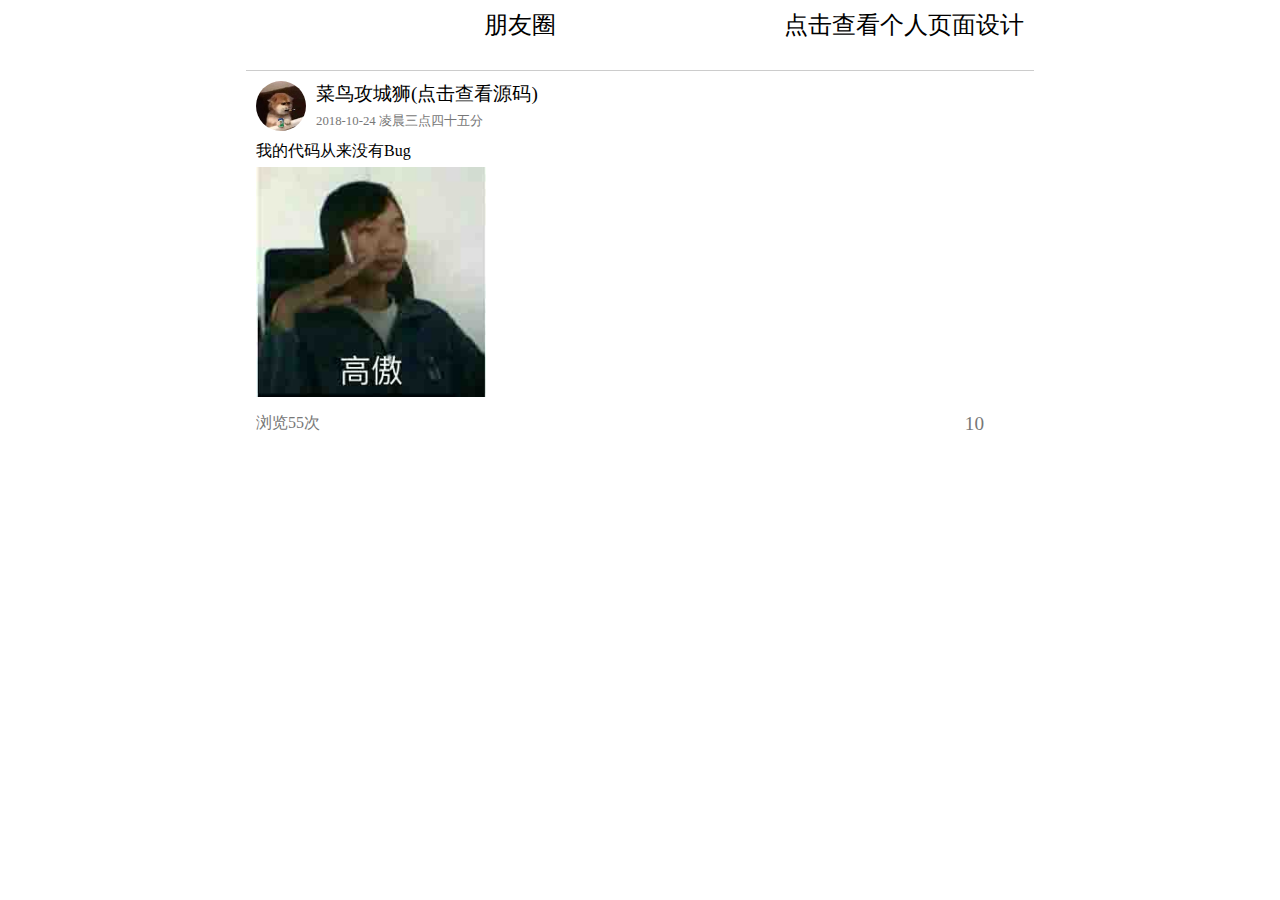
<file: index.html>
<!DOCTYPE html>
<html>
	<head>
		<meta charset="utf-8">
		<title></title>
		<style type="text/css">
			*{
				margin: 0;
			}
			.msg-top{
				height: 30px;
				line-height: 30px;
				margin: 0 auto;
				width: 60%;
				font-size: 1.5rem;
				text-align: center;
				margin-bottom: 30px;
				margin-top: 10px;
			}
			.msg-top:after{
				content: '';
				display: block;
				clear: both;
			}
			.msg-top span:first-child{
				height: 30px;
				line-height: 30px;
				float: left;
			}
			.msg-top span:last-child{
				height: 30px;
				line-height: 30px;
				float: right;
			}
			.msg-group{
				margin: 0 auto;
				width: 60%;
				padding: 10px;
				border-top:1px solid #ccc;
				/* border-bottom:1px solid #ccc; */
			}
			.msg-group .msg-title{
				margin-bottom: 10px;
			}
			.msg-group .msg-title:after{
				content: '';
				display: block;
				clear: both;
				
			}
			.msg-group .msg-title div{
				float: left;
			}
			.msg-group .msg-title .msg-icon{
				background: url(./img/icon.jpg) no-repeat;
				background-size: cover;
				border-radius: 50%;
				height: 50px;
				width: 50px;
				color: bisque;
				line-height: 50px;
				text-align: center;
			}
			.msg-group .msg-title-name{
				font-size: 1.2rem;
				padding-left: 10px;
			}
			.msg-group .msg-title .msg-time{
				font-size: 0.8rem;
				margin-top: 6px;
				float: none;
				color:#777;
			}
			.msg-group .msg-browse{
				margin-top: 12px;
				color:#777;
			}
			.msg-browse .msg-browse-float-right{
			    font-size: 1.2rem;
				float: right;
			}
			.msg-browse .msg-browse-float-right span{
				margin-left: 20px;
			}
			span{
				cursor: pointer;
			}
			.msg-content-img{
				margin-top: 5px;
			}
			a{
			  text-decoration: none;
			  color: inherit;
			}
			.img-show-gorup{
				display: none;
				top: 0;
				bottom: 0;
				position: absolute;
				width: 100%;
				height: 100%;
				z-index: 100;
				background: rgba(0,0,0,0.6);
			}
			.img-show{
				text-align: center;
				position: absolute;
				width: 50%;
				top: 50%;
				left:50%;
				transform:translate(-50%,-50%);
			}
			.img-show img{
				width: 80%;
			}
		</style>
		<link rel="stylesheet" href="https://cdn.staticfile.org/font-awesome/4.7.0/css/font-awesome.css">
	</head>
	<body>
		<div class="img-show-gorup" id="img-show-gorup">
			<div class="img-show" id="img-show-id"></div>
		</div>
		<div class="msg-top"><span class="fa fa-angle-left"></span>朋友圈<span onclick="openBl()">点击查看个人页面设计<span class="fa fa-camera"></span></span></div>
		<div class="msg-group">
			<div class="msg-title">
				<div class="msg-icon"></div>
				<div class="msg-title-name"><a href="https://github.com/QiPg/QiPg.github.io" target="view_window">菜鸟攻城狮(点击查看源码)</a>
				<div class="msg-time">2018-10-24 凌晨三点四十五分</div>
				</div>
			</div>
			<div class="msg-content">
				我的代码从来没有Bug
				<div class="msg-content-img">
					<img src="./img/bnd.jpg" width="30%" onclick="openImgShow(this)"/>
				</div>
			</div>
			<div class="msg-browse">
				<label>浏览55次</label><div class="msg-browse-float-right"><span class="fa fa-thumbs-o-up" id="ztong">10</span><span class="fa fa-commenting-o"></span><span class="fa fa-share-square-o"></span></div>
			</div>
		</div>
	</body>
	<script type="text/javascript">
		//监听页面dom加载完
		document.addEventListener('DOMContentLoaded',function(){
			//点赞累计加
			document.getElementById('ztong').addEventListener('click',function(){
				document.getElementById('ztong').innerText=parseInt(document.getElementById('ztong').innerText)+1;
			});
			//点击图片关闭
			document.getElementById('img-show-gorup').addEventListener('click',function(){
				document.getElementById('img-show-gorup').style.display='none';
			})
		})
		//点击查看图片
		function openImgShow(_this){
			document.getElementById('img-show-gorup').style.display='block';
			document.getElementById('img-show-id').innerHTML='<img src="'+_this.src+'"/>';
		}
		//打开设计页面
		function openBl(){
			
			window.open('./home.html','_blank');
		}
	</script>
</html>
</file>
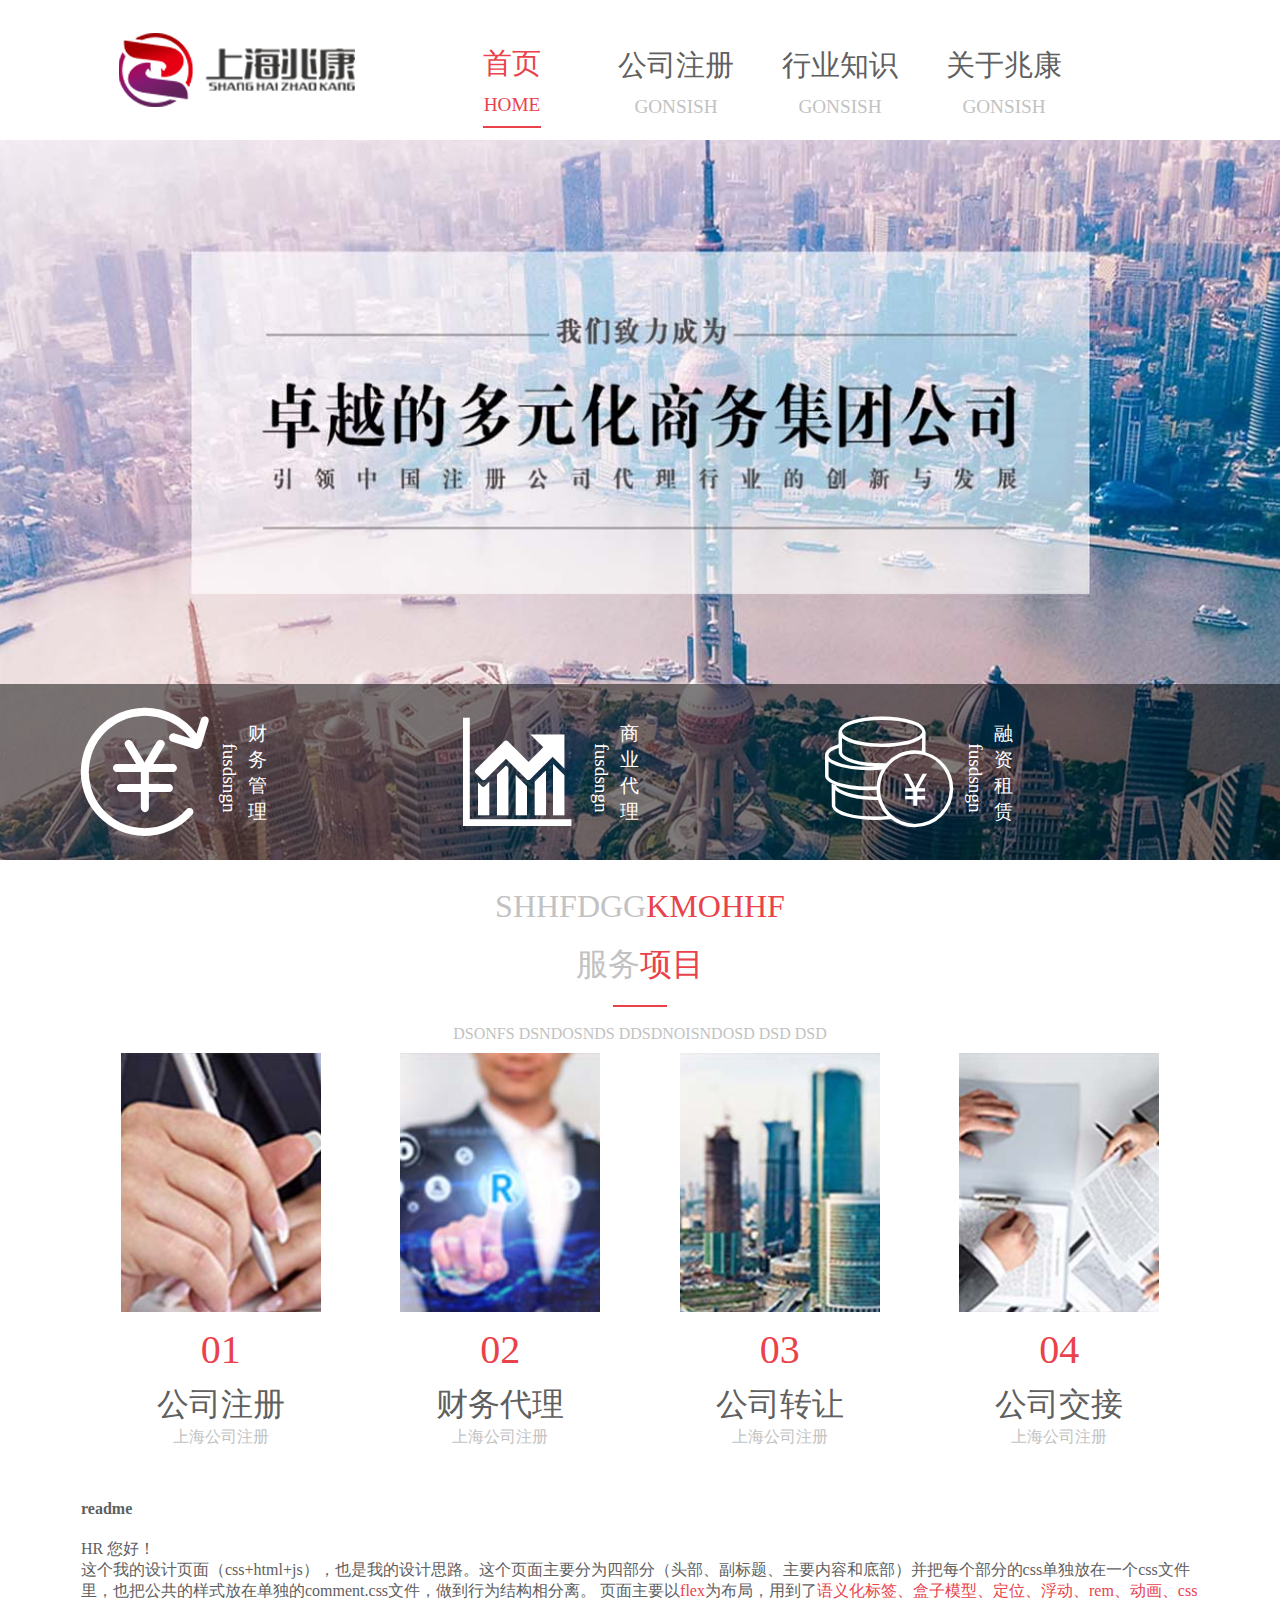
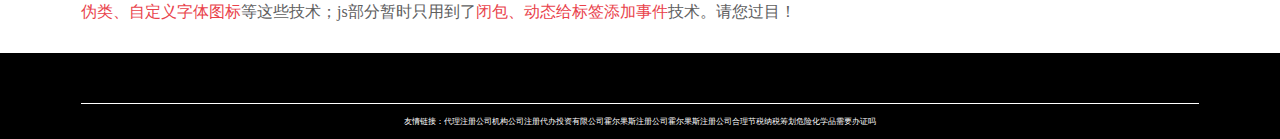
<file: home.html>
<!DOCTYPE html>
<html>
	<head>
		<meta charset="utf-8"/>
		<title></title>
		<link rel="stylesheet" href="./css/font/iconfont.css"/>
		<link rel="stylesheet" href="./css/common.css" />
		<script type="text/javascript" src="./js/index.js"></script>
		<script type="text/javascript" src="./js/html5.js"></script>
	</head>
	<body>
		<!-- 头部导航栏部分 -->
		<link rel="stylesheet" href="css/header.css"/>
		<header class="fexclear">
			<div class="header-left">
				<div></div><div></div>
			</div>
			<div class="header-right">
				<nav>
					<a href="#">
						<div class="header-nav nav-buttom">
							首页
						  <p class="nav-buttom-p">HOME</p>	
						</div>
					</a>
					<a href="#">
						<div class="header-nav">
							公司注册
						  <p>GONSISH</p>	
						</div>
					</a>
					<a href="#">
						<div class="header-nav">
							行业知识
						  <p>GONSISH</p>	
						</div>
					</a>
					<a href="#">
						<div class="header-nav">
							关于兆康
						  <p>GONSISH</p>	
						</div>
					</a>
				</nav>
			</div>
		</header>
		<!-- 副标题部分 -->
		<link rel="stylesheet" href="css/title-sub.css"/>
		<div class="title-sub">
			<div class="title-sub-buttom">
				<div class="title-sub-buttom-content">
					<div class="buttom-content-rol fexclear"><span class="iconfont icon-icon-"></span>
					<div class="sub-left-text">
						<div class="sub-left-text-cell1">fusdsngn</div>
						<div class="sub-left-text-cell2">财务管理</div>
					</div>
					 </div>
					<div class="buttom-content-rol fexclear"><span class="iconfont icon-tongjibaobiao"></span>
					<div class="sub-left-text">
						<div class="sub-left-text-cell1">fusdsngn</div>
						<div class="sub-left-text-cell2">商业代理</div>
					</div>
					 </div>
					 <div class="buttom-content-rol fexclear"><span class="iconfont icon-jiegouhuarongzi"></span>
					 <div class="sub-left-text">
					 	<div class="sub-left-text-cell1">fusdsngn</div>
					 	<div class="sub-left-text-cell2">融资租赁</div>
					 </div>
					  </div>
				</div>
			</div>
			</div>
		<!-- 内容部分 -->
		<link rel="stylesheet" href="css/content.css"/>
		<div class="content">
			<div class="content-cell">
				<div class="cell-title">
					<div><span class="mcolor-gray">SHHFDGG</span><span class="mcolor-red">KMOHHF</span></div>
					<div><span class="mcolor-gray">服务</span><span class="mcolor-red">项目</span></div>
					<div class="cl-t"></div>
					<div class="cl-t1 mcolor-gray">DSONFS DSNDOSNDS DDSDNOISNDOSD DSD DSD </div>
				</div>
				<div class="cell-text">
					<div class="cell-text-rol">
						<div class="text-img"><img src="img/ser-img2.jpg"></div>
						<div class="text-t mcolor-red">01</div>
						<div class="text-c mcolor-black">公司注册</div>
						<div class="text-co mcolor-gray">上海公司注册</div>
						<div class="rol-active">
							<div class="text-t">01</div>
							<div class="text-c">公司注册</div>
							<div class="text-co">上海公司注册</div>
							<div class="text-cot">办理税务登记证 副本代开地税工程 类专用发票</div>
							<div class="text-icon"><span class="iconfont icon-jia"></span></div>
						</div>
					</div>
					<div class="cell-text-rol">
						<div class="text-img"><img src="img/ser-img1.jpg"></div>
						<div class="text-t mcolor-red">02</div>
						<div class="text-c mcolor-black">财务代理</div>
						<div class="text-co mcolor-gray">上海公司注册</div>
						<div class="rol-active">
							<div class="text-t">02</div>
							<div class="text-c">财务代理</div>
							<div class="text-co">上海公司注册</div>
							<div class="text-cot">办理税务登记证 副本代开地税工程 类专用发票</div>
							<div class="text-icon"><span class="iconfont icon-jia"></span></div>
						</div>
					</div>
					<div class="cell-text-rol">
						<div class="text-img"><img src="img/ser-img4.jpg"></div>
						<div class="text-t mcolor-red">03</div>
						<div class="text-c mcolor-black">公司转让</div>
						<div class="text-co mcolor-gray">上海公司注册</div>
						<div class="rol-active">
							<div class="text-t">03</div>
							<div class="text-c">公司注册</div>
							<div class="text-co">上海公司注册</div>
							<div class="text-cot">办理税务登记证 副本代开地税工程 类专用发票</div>
							<div class="text-icon"><span class="iconfont icon-jia"></span></div>
						</div>
					</div>
					<div class="cell-text-rol">
						<div class="text-img"><img src="img/ser-img3.jpg"></div>
						<div class="text-t mcolor-red">04</div>
						<div class="text-c mcolor-black">公司交接</div>
						<div class="text-co mcolor-gray">上海公司注册</div>
						<div class="rol-active">
							<div class="text-t">04</div>
							<div class="text-c">公司交接</div>
							<div class="text-co">上海公司注册</div>
							<div class="text-cot">办理税务登记证 副本代开地税工程 类专用发票</div>
							<div class="text-icon"><span class="iconfont icon-jia"></span></div>
						</div>
					</div>
				</div>
			</div>
		</div>
		<div  class="readme mcolor-black" style="width: 1118px;margin: 0 auto;padding-bottom: 30px;">
			<h4>readme</h4>
		    HR 您好！<br />这个我的设计页面（css+html+js），也是我的设计思路。这个页面主要分为四部分（头部、副标题、主要内容和底部）并把每个部分的css单独放在一个css文件里，也把公共的样式放在单独的comment.css文件，做到行为结构相分离。
			 页面主要以<span class="mcolor-red">flex</span>为布局，用到了<span class="mcolor-red">语义化标签、盒子模型、定位、浮动、rem、动画、css伪类、自定义字体图标</span>等这些技术；js部分暂时只用到了<span class="mcolor-red">闭包、动态给标签添加事件</span>技术。请您过目！
		</div>
		<!-- 底部区域 -->
		<link rel="stylesheet" href="css/footer.css"/>
		<footer class="footer">
			<div>友情链接：代理注册公司机构公司注册代办投资有限公司霍尔果斯注册公司霍尔果斯注册公司合理节税纳税筹划危险化学品需要办证吗
             </div>
		</footer>
	</body>
</html>
</file>
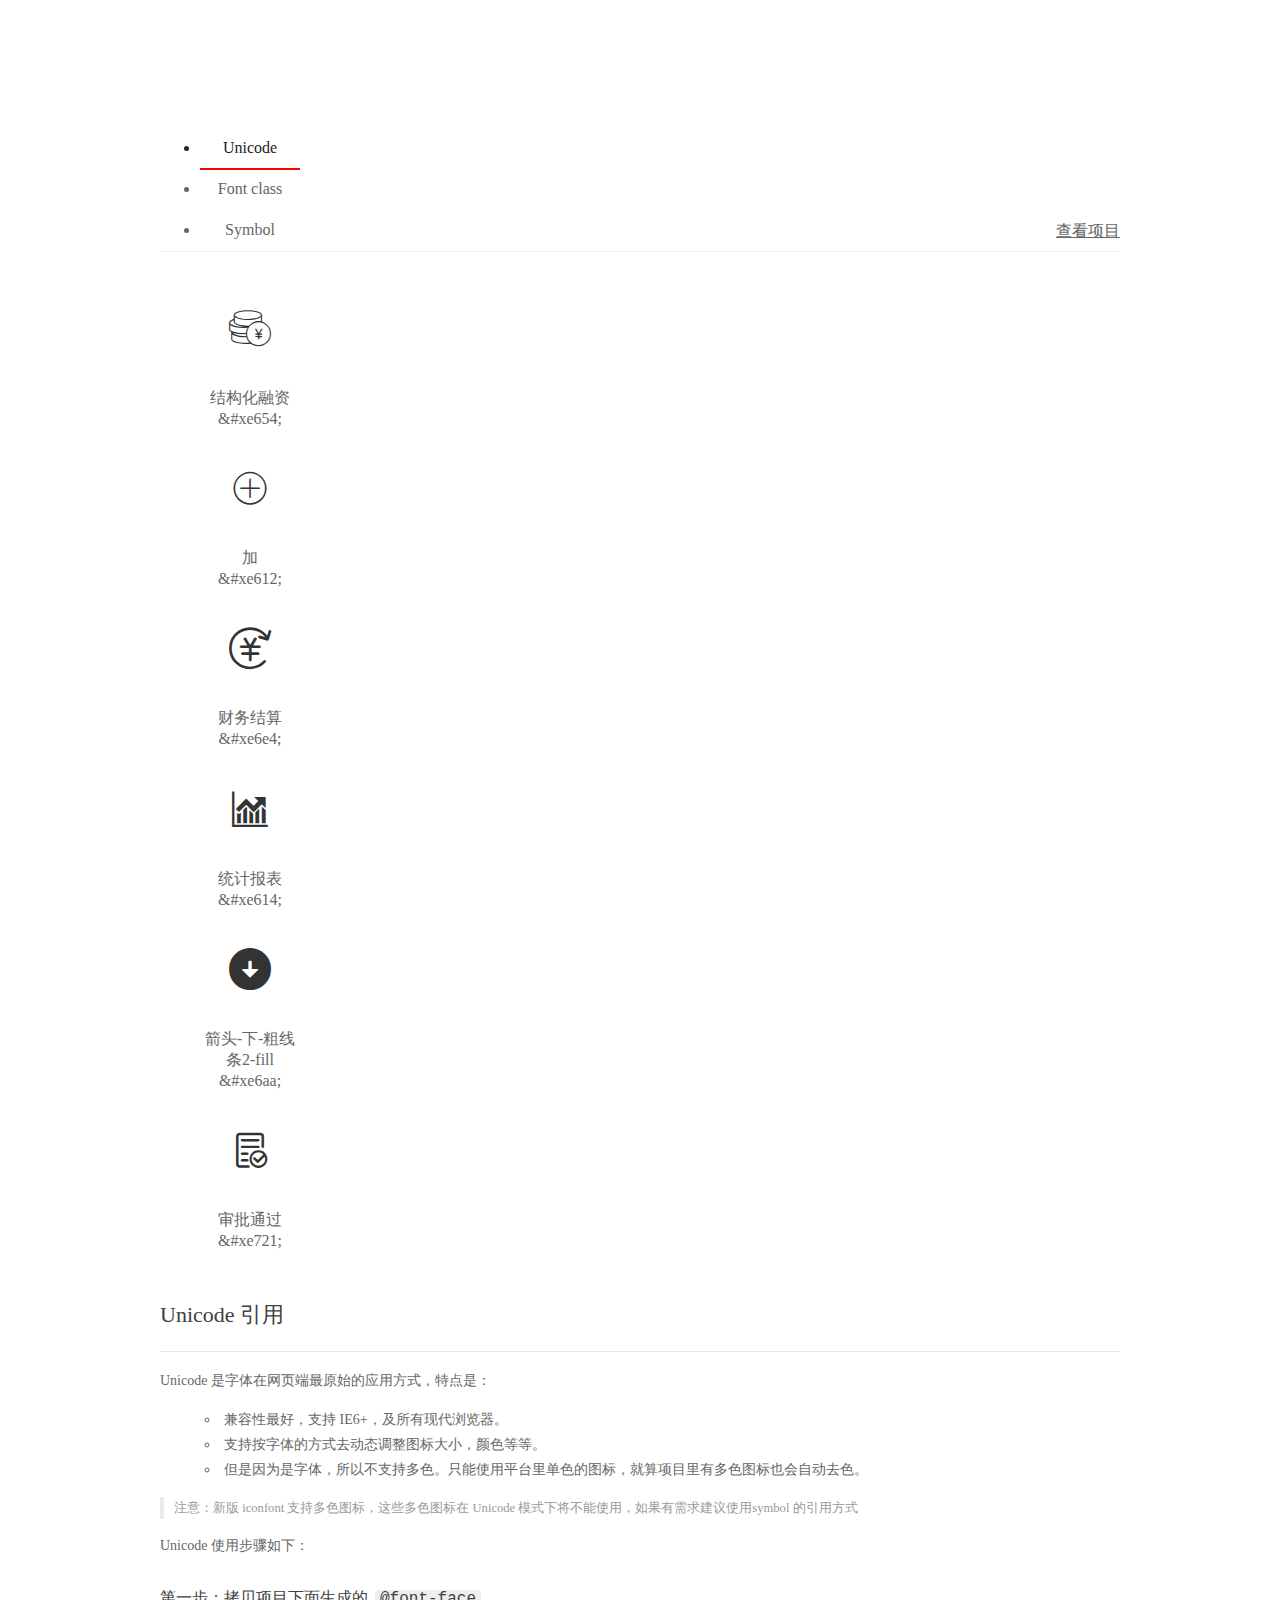
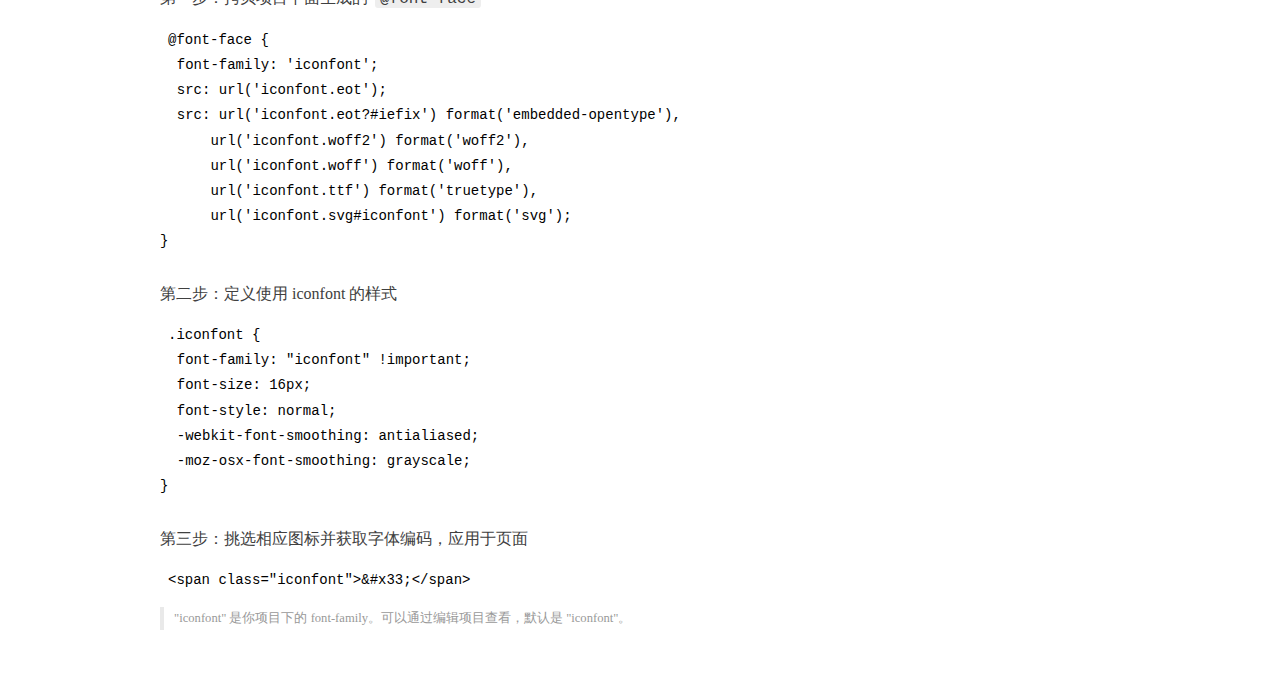
<file: css/font/demo_index.html>
<!DOCTYPE html>
<html>
<head>
  <meta charset="utf-8"/>
  <title>IconFont Demo</title>
  <link rel="shortcut icon" href="https://gtms04.alicdn.com/tps/i4/TB1_oz6GVXXXXaFXpXXJDFnIXXX-64-64.ico" type="image/x-icon"/>
  <link rel="stylesheet" href="https://g.alicdn.com/thx/cube/1.3.2/cube.min.css">
  <link rel="stylesheet" href="demo.css">
  <link rel="stylesheet" href="iconfont.css">
  <script src="iconfont.js"></script>
  <!-- jQuery -->
  <script src="https://a1.alicdn.com/oss/uploads/2018/12/26/7bfddb60-08e8-11e9-9b04-53e73bb6408b.js"></script>
  <!-- 代码高亮 -->
  <script src="https://a1.alicdn.com/oss/uploads/2018/12/26/a3f714d0-08e6-11e9-8a15-ebf944d7534c.js"></script>
</head>
<body>
  <div class="main">
    <h1 class="logo"><a href="https://www.iconfont.cn/" title="iconfont 首页" target="_blank">&#xe86b;</a></h1>
    <div class="nav-tabs">
      <ul id="tabs" class="dib-box">
        <li class="dib active"><span>Unicode</span></li>
        <li class="dib"><span>Font class</span></li>
        <li class="dib"><span>Symbol</span></li>
      </ul>
      
      <a href="https://www.iconfont.cn/manage/index?manage_type=myprojects&projectId=1111717" target="_blank" class="nav-more">查看项目</a>
      
    </div>
    <div class="tab-container">
      <div class="content unicode" style="display: block;">
          <ul class="icon_lists dib-box">
          
            <li class="dib">
              <span class="icon iconfont">&#xe654;</span>
                <div class="name">结构化融资</div>
                <div class="code-name">&amp;#xe654;</div>
              </li>
          
            <li class="dib">
              <span class="icon iconfont">&#xe612;</span>
                <div class="name">加</div>
                <div class="code-name">&amp;#xe612;</div>
              </li>
          
            <li class="dib">
              <span class="icon iconfont">&#xe6e4;</span>
                <div class="name">财务结算</div>
                <div class="code-name">&amp;#xe6e4;</div>
              </li>
          
            <li class="dib">
              <span class="icon iconfont">&#xe614;</span>
                <div class="name">统计报表</div>
                <div class="code-name">&amp;#xe614;</div>
              </li>
          
            <li class="dib">
              <span class="icon iconfont">&#xe6aa;</span>
                <div class="name">箭头-下-粗线条2-fill</div>
                <div class="code-name">&amp;#xe6aa;</div>
              </li>
          
            <li class="dib">
              <span class="icon iconfont">&#xe721;</span>
                <div class="name">审批通过</div>
                <div class="code-name">&amp;#xe721;</div>
              </li>
          
          </ul>
          <div class="article markdown">
          <h2 id="unicode-">Unicode 引用</h2>
          <hr>

          <p>Unicode 是字体在网页端最原始的应用方式，特点是：</p>
          <ul>
            <li>兼容性最好，支持 IE6+，及所有现代浏览器。</li>
            <li>支持按字体的方式去动态调整图标大小，颜色等等。</li>
            <li>但是因为是字体，所以不支持多色。只能使用平台里单色的图标，就算项目里有多色图标也会自动去色。</li>
          </ul>
          <blockquote>
            <p>注意：新版 iconfont 支持多色图标，这些多色图标在 Unicode 模式下将不能使用，如果有需求建议使用symbol 的引用方式</p>
          </blockquote>
          <p>Unicode 使用步骤如下：</p>
          <h3 id="-font-face">第一步：拷贝项目下面生成的 <code>@font-face</code></h3>
<pre><code class="language-css"
>@font-face {
  font-family: 'iconfont';
  src: url('iconfont.eot');
  src: url('iconfont.eot?#iefix') format('embedded-opentype'),
      url('iconfont.woff2') format('woff2'),
      url('iconfont.woff') format('woff'),
      url('iconfont.ttf') format('truetype'),
      url('iconfont.svg#iconfont') format('svg');
}
</code></pre>
          <h3 id="-iconfont-">第二步：定义使用 iconfont 的样式</h3>
<pre><code class="language-css"
>.iconfont {
  font-family: "iconfont" !important;
  font-size: 16px;
  font-style: normal;
  -webkit-font-smoothing: antialiased;
  -moz-osx-font-smoothing: grayscale;
}
</code></pre>
          <h3 id="-">第三步：挑选相应图标并获取字体编码，应用于页面</h3>
<pre>
<code class="language-html"
>&lt;span class="iconfont"&gt;&amp;#x33;&lt;/span&gt;
</code></pre>
          <blockquote>
            <p>"iconfont" 是你项目下的 font-family。可以通过编辑项目查看，默认是 "iconfont"。</p>
          </blockquote>
          </div>
      </div>
      <div class="content font-class">
        <ul class="icon_lists dib-box">
          
          <li class="dib">
            <span class="icon iconfont icon-jiegouhuarongzi"></span>
            <div class="name">
              结构化融资
            </div>
            <div class="code-name">.icon-jiegouhuarongzi
            </div>
          </li>
          
          <li class="dib">
            <span class="icon iconfont icon-jia"></span>
            <div class="name">
              加
            </div>
            <div class="code-name">.icon-jia
            </div>
          </li>
          
          <li class="dib">
            <span class="icon iconfont icon-icon-"></span>
            <div class="name">
              财务结算
            </div>
            <div class="code-name">.icon-icon-
            </div>
          </li>
          
          <li class="dib">
            <span class="icon iconfont icon-tongjibaobiao"></span>
            <div class="name">
              统计报表
            </div>
            <div class="code-name">.icon-tongjibaobiao
            </div>
          </li>
          
          <li class="dib">
            <span class="icon iconfont icon-jiantou-xia-cuxiantiao-fill"></span>
            <div class="name">
              箭头-下-粗线条2-fill
            </div>
            <div class="code-name">.icon-jiantou-xia-cuxiantiao-fill
            </div>
          </li>
          
          <li class="dib">
            <span class="icon iconfont icon-shenpitongguo"></span>
            <div class="name">
              审批通过
            </div>
            <div class="code-name">.icon-shenpitongguo
            </div>
          </li>
          
        </ul>
        <div class="article markdown">
        <h2 id="font-class-">font-class 引用</h2>
        <hr>

        <p>font-class 是 Unicode 使用方式的一种变种，主要是解决 Unicode 书写不直观，语意不明确的问题。</p>
        <p>与 Unicode 使用方式相比，具有如下特点：</p>
        <ul>
          <li>兼容性良好，支持 IE8+，及所有现代浏览器。</li>
          <li>相比于 Unicode 语意明确，书写更直观。可以很容易分辨这个 icon 是什么。</li>
          <li>因为使用 class 来定义图标，所以当要替换图标时，只需要修改 class 里面的 Unicode 引用。</li>
          <li>不过因为本质上还是使用的字体，所以多色图标还是不支持的。</li>
        </ul>
        <p>使用步骤如下：</p>
        <h3 id="-fontclass-">第一步：引入项目下面生成的 fontclass 代码：</h3>
<pre><code class="language-html">&lt;link rel="stylesheet" href="./iconfont.css"&gt;
</code></pre>
        <h3 id="-">第二步：挑选相应图标并获取类名，应用于页面：</h3>
<pre><code class="language-html">&lt;span class="iconfont icon-xxx"&gt;&lt;/span&gt;
</code></pre>
        <blockquote>
          <p>"
            iconfont" 是你项目下的 font-family。可以通过编辑项目查看，默认是 "iconfont"。</p>
        </blockquote>
      </div>
      </div>
      <div class="content symbol">
          <ul class="icon_lists dib-box">
          
            <li class="dib">
                <svg class="icon svg-icon" aria-hidden="true">
                  <use xlink:href="#icon-jiegouhuarongzi"></use>
                </svg>
                <div class="name">结构化融资</div>
                <div class="code-name">#icon-jiegouhuarongzi</div>
            </li>
          
            <li class="dib">
                <svg class="icon svg-icon" aria-hidden="true">
                  <use xlink:href="#icon-jia"></use>
                </svg>
                <div class="name">加</div>
                <div class="code-name">#icon-jia</div>
            </li>
          
            <li class="dib">
                <svg class="icon svg-icon" aria-hidden="true">
                  <use xlink:href="#icon-icon-"></use>
                </svg>
                <div class="name">财务结算</div>
                <div class="code-name">#icon-icon-</div>
            </li>
          
            <li class="dib">
                <svg class="icon svg-icon" aria-hidden="true">
                  <use xlink:href="#icon-tongjibaobiao"></use>
                </svg>
                <div class="name">统计报表</div>
                <div class="code-name">#icon-tongjibaobiao</div>
            </li>
          
            <li class="dib">
                <svg class="icon svg-icon" aria-hidden="true">
                  <use xlink:href="#icon-jiantou-xia-cuxiantiao-fill"></use>
                </svg>
                <div class="name">箭头-下-粗线条2-fill</div>
                <div class="code-name">#icon-jiantou-xia-cuxiantiao-fill</div>
            </li>
          
            <li class="dib">
                <svg class="icon svg-icon" aria-hidden="true">
                  <use xlink:href="#icon-shenpitongguo"></use>
                </svg>
                <div class="name">审批通过</div>
                <div class="code-name">#icon-shenpitongguo</div>
            </li>
          
          </ul>
          <div class="article markdown">
          <h2 id="symbol-">Symbol 引用</h2>
          <hr>

          <p>这是一种全新的使用方式，应该说这才是未来的主流，也是平台目前推荐的用法。相关介绍可以参考这篇<a href="">文章</a>
            这种用法其实是做了一个 SVG 的集合，与另外两种相比具有如下特点：</p>
          <ul>
            <li>支持多色图标了，不再受单色限制。</li>
            <li>通过一些技巧，支持像字体那样，通过 <code>font-size</code>, <code>color</code> 来调整样式。</li>
            <li>兼容性较差，支持 IE9+，及现代浏览器。</li>
            <li>浏览器渲染 SVG 的性能一般，还不如 png。</li>
          </ul>
          <p>使用步骤如下：</p>
          <h3 id="-symbol-">第一步：引入项目下面生成的 symbol 代码：</h3>
<pre><code class="language-html">&lt;script src="./iconfont.js"&gt;&lt;/script&gt;
</code></pre>
          <h3 id="-css-">第二步：加入通用 CSS 代码（引入一次就行）：</h3>
<pre><code class="language-html">&lt;style&gt;
.icon {
  width: 1em;
  height: 1em;
  vertical-align: -0.15em;
  fill: currentColor;
  overflow: hidden;
}
&lt;/style&gt;
</code></pre>
          <h3 id="-">第三步：挑选相应图标并获取类名，应用于页面：</h3>
<pre><code class="language-html">&lt;svg class="icon" aria-hidden="true"&gt;
  &lt;use xlink:href="#icon-xxx"&gt;&lt;/use&gt;
&lt;/svg&gt;
</code></pre>
          </div>
      </div>

    </div>
  </div>
  <script>
  $(document).ready(function () {
      $('.tab-container .content:first').show()

      $('#tabs li').click(function (e) {
        var tabContent = $('.tab-container .content')
        var index = $(this).index()

        if ($(this).hasClass('active')) {
          return
        } else {
          $('#tabs li').removeClass('active')
          $(this).addClass('active')

          tabContent.hide().eq(index).fadeIn()
        }
      })
    })
  </script>
</body>
</html>
</file>
<file: css/font/iconfont.css>
@font-face {font-family: "iconfont";
  src: url('iconfont.eot?t=1553675574679'); /* IE9 */
  src: url('iconfont.eot?t=1553675574679#iefix') format('embedded-opentype'), /* IE6-IE8 */
  url('[data-uri]') format('woff2'),
  url('iconfont.woff?t=1553675574679') format('woff'),
  url('iconfont.ttf?t=1553675574679') format('truetype'), /* chrome, firefox, opera, Safari, Android, iOS 4.2+ */
  url('iconfont.svg?t=1553675574679#iconfont') format('svg'); /* iOS 4.1- */
}

.iconfont {
  font-family: "iconfont" !important;
  font-size: 16px;
  font-style: normal;
  -webkit-font-smoothing: antialiased;
  -moz-osx-font-smoothing: grayscale;
}

.icon-jiegouhuarongzi:before {
  content: "\e654";
}

.icon-jia:before {
  content: "\e612";
}

.icon-icon-:before {
  content: "\e6e4";
}

.icon-tongjibaobiao:before {
  content: "\e614";
}

.icon-jiantou-xia-cuxiantiao-fill:before {
  content: "\e6aa";
}

.icon-shenpitongguo:before {
  content: "\e721";
}
</file>
<file: css/common.css>
/* 格式文档 */
html,body{
	font-family: "微软雅黑";
	margin: 0;
	padding: 0;
	font-size: 16px;
}
/* 格式化a标签 */
a{
	text-decoration: none;
	color:#60605f;
}
/* 清除浮动 */
.fexclear:after{
	content: "";
	display: block;
	clear: both;
}
/* 黑色 */
.mcolor-black{
	color:#60605f;
}
/* 偏红色 */
.mcolor-red{
	color:#e9424b;
}
/* 偏灰色 */
.mcolor-gray{
	color:#c2c2c2;
}
/* 元素显示 */
.mshow{
	display: block!important;
}
/* 元素隐藏 */
.mhide{
	display: none !important;
}
</file>
<file: css/header.css>
header{
	display: -ms-flexbox;
	display: -webkit-flex;
	display: flex;
	width: 1118px;
	justify-content: space-around;
	background: #fff;
	margin: 0 auto;
}
.header-left{
	float: left;
	height: 8.75rem;
	flex-basis: 14.75rem;
	position: relative;
}
.header-left div:nth-of-type(1){
	background: url(../img/logo.png);
	background-position: center;
	background-size: cover;
	background-repeat: no-repeat;
	width: 74px;
	height: 74px;
	position: absolute;
	top:50%;
	transform:translateY(-37px);
	-ms-transform:translateY(-37px);
	-webkit-transform:translateY(-37px) ;
}
.header-left div:nth-of-type(2){
	background: url(../img/logotext.png);
	background-position: center;
	background-size: cover;
	background-repeat: no-repeat;
	width: 150px;
	height: 43px;
	position: absolute;
	left:86px ;
	top: 50%;
	transform:translateY(-22px);
	-ms-transform:translateY(-22px);
	-webkit-transform:translateY(-22px) ;
}
.header-right{
	height: 8.75rem;
	float: right;
	flex-basis: 41rem;
}
.header-right nav{
	box-sizing: border-box;
	display: -ms-flexbox;
	display: -webkit-flex;
	display: flex;
	justify-content:space-between;
	align-items:flex-end;
	height: 100%;
}
.header-right nav a:active{
	color: red;
}
.header-right nav a{
	padding:12px 0;
	text-align: center;
	margin:0 10px;
	flex-grow: 1;
	flex-basis: 0;
	font-size: 1.80rem;
}
a .header-nav{
	display: inline-block;
	
}
.nav-buttom{
	color: #e9424b!important;
	border-bottom: 2px #e9424b solid;
}
.nav-buttom-p{
	color: #e9424b!important;
}
.header-right .header-nav p{
	color: #c2c2c2;
	font-size: 1.2rem;
	margin: 10px 0;
	
}
</file>
<file: css/title-sub.css>
.title-sub{
	width: 100%;
	position: relative;
	height:45rem ;
	background: url(../img/mbg.jpg);
	background-position: center;
	background-size: cover;
	background-repeat: no-repeat;
}
.title-sub .title-sub-buttom{
	box-sizing: border-box;
	bottom: 0;
	width: 100%;
	z-index: 333;
	position: absolute;
	height: 11rem;
	background: rgba(0,0,0,0.5);
}
.title-sub-buttom-content{
	display: -ms-flexbox;
	display: -webkit-flex;
	display: flex;
	width: 1118px;
	height: 100%;
	margin: 0 auto;
	align-items:center;
	justify-content: space-between;
}
.title-sub-buttom-content .buttom-content-rol{
	color: #fff;
	flex-grow: 1;
	box-sizing: border-box;
	height: 100%;
}
.title-sub-buttom-content .buttom-content-rol span{
	font-size: 8rem;
	line-height: 11rem;
	float:left;
	cursor: pointer;
}
.title-sub-buttom-content .sub-left-text{
	position: relative;
	font-size: 1.2rem;
	float:left;
	padding-left: 2rem;
	height: 100%;
}
.sub-left-text .sub-left-text-cell1{
	top: 50%;
	margin-top: -30%;
	left: -20px;
	position: absolute;
	height: 2rem;
	line-height: none;
	transform: rotate(90deg);
}
.sub-left-text .sub-left-text-cell2{
	position: absolute;
	top: 50%;
	margin-top:-160%;
	width: 2rem;
	text-align: center;
}
</file>
<file: css/content.css>
.content{
	width: 1118px;
	margin: 0 auto;
}
.content .cell-title{
	font-size: 2rem;
	margin-top: 10px;
	text-align: center;
}
.cell-title div{
	padding-top:18px;
}
.cell-title .cl-t{
	width: 54px;
	margin: 0 auto;
	border-bottom: 2px solid #e9424b;
}
.cell-title .cl-t1{
	padding-bottom: 10px;
    font-size: 1rem;
}
.content-cell .cell-text{
	text-align: center;
	display: flex;
	display: -ms-flexbox;
	display: -webkit-flex;
	justify-content: space-around;
	padding-bottom: 30px;
}
.cell-text div{
	flex-basis: 200px;
	cursor: pointer;
}

.cell-text .text-img img{
	width: 100%;
}
.cell-text .text-t{
	padding:10px 0;
	font-size: 2.5rem;
}
.cell-text .text-c{
	font-size: 2rem;
}
.cell-text-rol{
	position: relative;
}
.cell-text-rol .rol-active{
	display: none;
	position: absolute;
	background: red;
	width: 100%;
	height: 66%;
	opacity:0.1;
	transition: 0.5s opacity;
	bottom: 0;
	color: #fff;
}
.rol-active:hover{
	opacity:0.8;
}
.cell-text .text-cot{
	padding:10px;
	text-align: center;
	font-size: 0.8rem;
}
.text-icon{
	position:absolute;
	width: 100%;
	bottom: 10px;
}

.text-icon span{
	font-size: 2rem;
}
</file>
<file: css/footer.css>
.footer{
	background: #000;
	padding-top:50px;
	color: #fff;
	font-size: 0.5rem;
}
.footer div{
	border-top: 1px solid #fff;
	padding:12px 0;
	text-align: center;
	width: 1118px;
	margin: 0 auto;
}
</file>
<file: css/font/demo.css>
/* Logo 字体 */
@font-face {
  font-family: "iconfont logo";
  src: url('https://at.alicdn.com/t/font_985780_km7mi63cihi.eot?t=1545807318834');
  src: url('https://at.alicdn.com/t/font_985780_km7mi63cihi.eot?t=1545807318834#iefix') format('embedded-opentype'),
    url('https://at.alicdn.com/t/font_985780_km7mi63cihi.woff?t=1545807318834') format('woff'),
    url('https://at.alicdn.com/t/font_985780_km7mi63cihi.ttf?t=1545807318834') format('truetype'),
    url('https://at.alicdn.com/t/font_985780_km7mi63cihi.svg?t=1545807318834#iconfont') format('svg');
}

.logo {
  font-family: "iconfont logo";
  font-size: 160px;
  font-style: normal;
  -webkit-font-smoothing: antialiased;
  -moz-osx-font-smoothing: grayscale;
}

/* tabs */
.nav-tabs {
  position: relative;
}

.nav-tabs .nav-more {
  position: absolute;
  right: 0;
  bottom: 0;
  height: 42px;
  line-height: 42px;
  color: #666;
}

#tabs {
  border-bottom: 1px solid #eee;
}

#tabs li {
  cursor: pointer;
  width: 100px;
  height: 40px;
  line-height: 40px;
  text-align: center;
  font-size: 16px;
  border-bottom: 2px solid transparent;
  position: relative;
  z-index: 1;
  margin-bottom: -1px;
  color: #666;
}


#tabs .active {
  border-bottom-color: #f00;
  color: #222;
}

.tab-container .content {
  display: none;
}

/* 页面布局 */
.main {
  padding: 30px 100px;
  width: 960px;
  margin: 0 auto;
}

.main .logo {
  color: #333;
  text-align: left;
  margin-bottom: 30px;
  line-height: 1;
  height: 110px;
  margin-top: -50px;
  overflow: hidden;
  *zoom: 1;
}

.main .logo a {
  font-size: 160px;
  color: #333;
}

.helps {
  margin-top: 40px;
}

.helps pre {
  padding: 20px;
  margin: 10px 0;
  border: solid 1px #e7e1cd;
  background-color: #fffdef;
  overflow: auto;
}

.icon_lists {
  width: 100% !important;
  overflow: hidden;
  *zoom: 1;
}

.icon_lists li {
  width: 100px;
  margin-bottom: 10px;
  margin-right: 20px;
  text-align: center;
  list-style: none !important;
  cursor: default;
}

.icon_lists li .code-name {
  line-height: 1.2;
}

.icon_lists .icon {
  display: block;
  height: 100px;
  line-height: 100px;
  font-size: 42px;
  margin: 10px auto;
  color: #333;
  -webkit-transition: font-size 0.25s linear, width 0.25s linear;
  -moz-transition: font-size 0.25s linear, width 0.25s linear;
  transition: font-size 0.25s linear, width 0.25s linear;
}

.icon_lists .icon:hover {
  font-size: 100px;
}

.icon_lists .svg-icon {
  /* 通过设置 font-size 来改变图标大小 */
  width: 1em;
  /* 图标和文字相邻时，垂直对齐 */
  vertical-align: -0.15em;
  /* 通过设置 color 来改变 SVG 的颜色/fill */
  fill: currentColor;
  /* path 和 stroke 溢出 viewBox 部分在 IE 下会显示
      normalize.css 中也包含这行 */
  overflow: hidden;
}

.icon_lists li .name,
.icon_lists li .code-name {
  color: #666;
}

/* markdown 样式 */
.markdown {
  color: #666;
  font-size: 14px;
  line-height: 1.8;
}

.highlight {
  line-height: 1.5;
}

.markdown img {
  vertical-align: middle;
  max-width: 100%;
}

.markdown h1 {
  color: #404040;
  font-weight: 500;
  line-height: 40px;
  margin-bottom: 24px;
}

.markdown h2,
.markdown h3,
.markdown h4,
.markdown h5,
.markdown h6 {
  color: #404040;
  margin: 1.6em 0 0.6em 0;
  font-weight: 500;
  clear: both;
}

.markdown h1 {
  font-size: 28px;
}

.markdown h2 {
  font-size: 22px;
}

.markdown h3 {
  font-size: 16px;
}

.markdown h4 {
  font-size: 14px;
}

.markdown h5 {
  font-size: 12px;
}

.markdown h6 {
  font-size: 12px;
}

.markdown hr {
  height: 1px;
  border: 0;
  background: #e9e9e9;
  margin: 16px 0;
  clear: both;
}

.markdown p {
  margin: 1em 0;
}

.markdown>p,
.markdown>blockquote,
.markdown>.highlight,
.markdown>ol,
.markdown>ul {
  width: 80%;
}

.markdown ul>li {
  list-style: circle;
}

.markdown>ul li,
.markdown blockquote ul>li {
  margin-left: 20px;
  padding-left: 4px;
}

.markdown>ul li p,
.markdown>ol li p {
  margin: 0.6em 0;
}

.markdown ol>li {
  list-style: decimal;
}

.markdown>ol li,
.markdown blockquote ol>li {
  margin-left: 20px;
  padding-left: 4px;
}

.markdown code {
  margin: 0 3px;
  padding: 0 5px;
  background: #eee;
  border-radius: 3px;
}

.markdown strong,
.markdown b {
  font-weight: 600;
}

.markdown>table {
  border-collapse: collapse;
  border-spacing: 0px;
  empty-cells: show;
  border: 1px solid #e9e9e9;
  width: 95%;
  margin-bottom: 24px;
}

.markdown>table th {
  white-space: nowrap;
  color: #333;
  font-weight: 600;
}

.markdown>table th,
.markdown>table td {
  border: 1px solid #e9e9e9;
  padding: 8px 16px;
  text-align: left;
}

.markdown>table th {
  background: #F7F7F7;
}

.markdown blockquote {
  font-size: 90%;
  color: #999;
  border-left: 4px solid #e9e9e9;
  padding-left: 0.8em;
  margin: 1em 0;
}

.markdown blockquote p {
  margin: 0;
}

.markdown .anchor {
  opacity: 0;
  transition: opacity 0.3s ease;
  margin-left: 8px;
}

.markdown .waiting {
  color: #ccc;
}

.markdown h1:hover .anchor,
.markdown h2:hover .anchor,
.markdown h3:hover .anchor,
.markdown h4:hover .anchor,
.markdown h5:hover .anchor,
.markdown h6:hover .anchor {
  opacity: 1;
  display: inline-block;
}

.markdown>br,
.markdown>p>br {
  clear: both;
}


.hljs {
  display: block;
  background: white;
  padding: 0.5em;
  color: #333333;
  overflow-x: auto;
}

.hljs-comment,
.hljs-meta {
  color: #969896;
}

.hljs-string,
.hljs-variable,
.hljs-template-variable,
.hljs-strong,
.hljs-emphasis,
.hljs-quote {
  color: #df5000;
}

.hljs-keyword,
.hljs-selector-tag,
.hljs-type {
  color: #a71d5d;
}

.hljs-literal,
.hljs-symbol,
.hljs-bullet,
.hljs-attribute {
  color: #0086b3;
}

.hljs-section,
.hljs-name {
  color: #63a35c;
}

.hljs-tag {
  color: #333333;
}

.hljs-title,
.hljs-attr,
.hljs-selector-id,
.hljs-selector-class,
.hljs-selector-attr,
.hljs-selector-pseudo {
  color: #795da3;
}

.hljs-addition {
  color: #55a532;
  background-color: #eaffea;
}

.hljs-deletion {
  color: #bd2c00;
  background-color: #ffecec;
}

.hljs-link {
  text-decoration: underline;
}

/* 代码高亮 */
/* PrismJS 1.15.0
https://prismjs.com/download.html#themes=prism&languages=markup+css+clike+javascript */
/**
 * prism.js default theme for JavaScript, CSS and HTML
 * Based on dabblet (http://dabblet.com)
 * @author Lea Verou
 */
code[class*="language-"],
pre[class*="language-"] {
  color: black;
  background: none;
  text-shadow: 0 1px white;
  font-family: Consolas, Monaco, 'Andale Mono', 'Ubuntu Mono', monospace;
  text-align: left;
  white-space: pre;
  word-spacing: normal;
  word-break: normal;
  word-wrap: normal;
  line-height: 1.5;

  -moz-tab-size: 4;
  -o-tab-size: 4;
  tab-size: 4;

  -webkit-hyphens: none;
  -moz-hyphens: none;
  -ms-hyphens: none;
  hyphens: none;
}

pre[class*="language-"]::-moz-selection,
pre[class*="language-"] ::-moz-selection,
code[class*="language-"]::-moz-selection,
code[class*="language-"] ::-moz-selection {
  text-shadow: none;
  background: #b3d4fc;
}

pre[class*="language-"]::selection,
pre[class*="language-"] ::selection,
code[class*="language-"]::selection,
code[class*="language-"] ::selection {
  text-shadow: none;
  background: #b3d4fc;
}

@media print {

  code[class*="language-"],
  pre[class*="language-"] {
    text-shadow: none;
  }
}

/* Code blocks */
pre[class*="language-"] {
  padding: 1em;
  margin: .5em 0;
  overflow: auto;
}

:not(pre)>code[class*="language-"],
pre[class*="language-"] {
  background: #f5f2f0;
}

/* Inline code */
:not(pre)>code[class*="language-"] {
  padding: .1em;
  border-radius: .3em;
  white-space: normal;
}

.token.comment,
.token.prolog,
.token.doctype,
.token.cdata {
  color: slategray;
}

.token.punctuation {
  color: #999;
}

.namespace {
  opacity: .7;
}

.token.property,
.token.tag,
.token.boolean,
.token.number,
.token.constant,
.token.symbol,
.token.deleted {
  color: #905;
}

.token.selector,
.token.attr-name,
.token.string,
.token.char,
.token.builtin,
.token.inserted {
  color: #690;
}

.token.operator,
.token.entity,
.token.url,
.language-css .token.string,
.style .token.string {
  color: #9a6e3a;
  background: hsla(0, 0%, 100%, .5);
}

.token.atrule,
.token.attr-value,
.token.keyword {
  color: #07a;
}

.token.function,
.token.class-name {
  color: #DD4A68;
}

.token.regex,
.token.important,
.token.variable {
  color: #e90;
}

.token.important,
.token.bold {
  font-weight: bold;
}

.token.italic {
  font-style: italic;
}

.token.entity {
  cursor: help;
}
</file>
